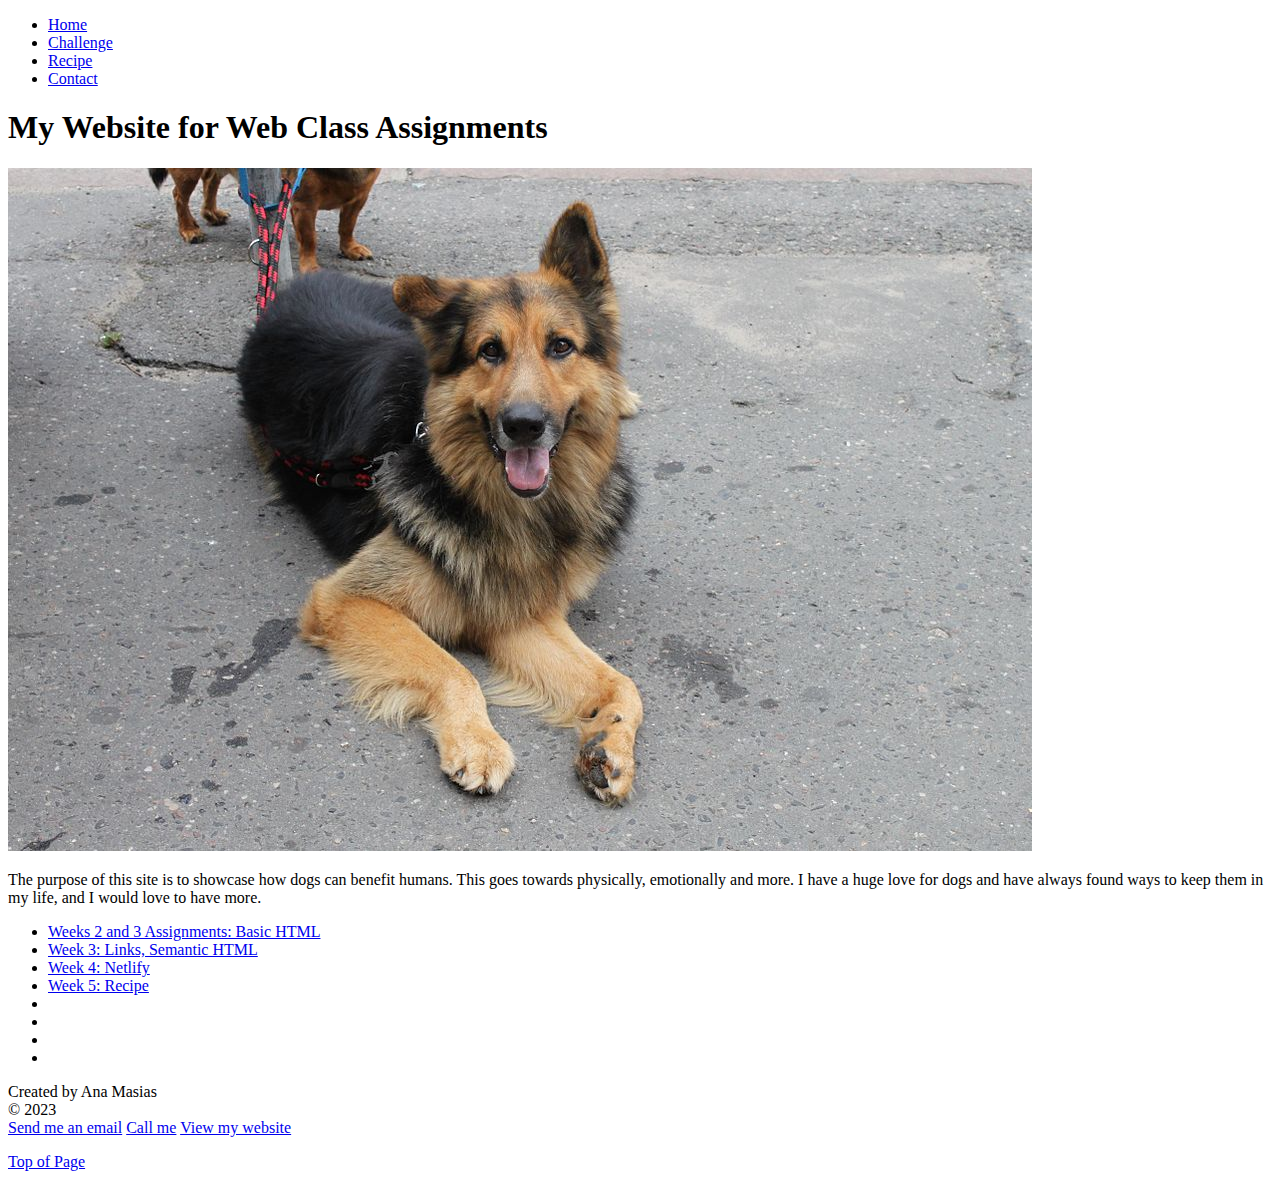
<file: index.html>
<!DOCTYPE html>
<html lang="en">
<head>
    <meta charset="UTF-8">
    <meta name="viewport" content="width=device-width, initial-scale=1.0">
    <title>Home</title>
</head>
<body>

    <nav>
        <ul>
            <li><a href="/index.html">Home</a></li>
            <li><a href="/challenge.html">Challenge</a></li>
            <li><a href="/recipe.html">Recipe</a></li>
            <li><a href="#">Contact</a></li>
        </ul>
    </nav>

    <h1>My Website for Web Class Assignments</h1>

    <img src="/img/dog-1024.jpeg" alt="Dog laying down">

    <p>The purpose of this site is to showcase how dogs can benefit humans. This goes towards physically,
        emotionally and more. I have a huge love for dogs and have always found
        ways to keep them in my life, and I would love to have more.</p>
    </p>

    <section class="assignments">
        <ul>
            <li><a href="/challenge.html">Weeks 2 and 3 Assignments: Basic HTML</a></li>
            <li><a href="/challenge.html">Week 3: Links, Semantic HTML</a></li>
            <li><a href="//https://tangerine-cascaron-f45c98.netlify.app/">Week 4: Netlify</a></li>
            <li><a href="/recipe.html">Week 5: Recipe</a></li>
            <li><a href=""></a></li>
            <li><a href=""></a></li>
            <li><a href=""></a></li>
            <li><a href=""></a></li>
        </ul>
    </section>

<footer>
    <p>
        Created by Ana Masias <br>
        &copy; 2023 <br>
        <a href="mailto:01964246@student.commnet.edu">Send me an email</a>
        <a href="tel:+18604619438">Call me</a>
        <a href="https://tangerine-cascaron-f45c98.netlify.app/">View my website</a>
    </p>
</footer>

    <p><a href="#top">Top of Page</a></p>
<!-- Comment 1 -->
<!-- Comment 2 -->
<!-- Comment 3 -->
</body>
</html>
</file>
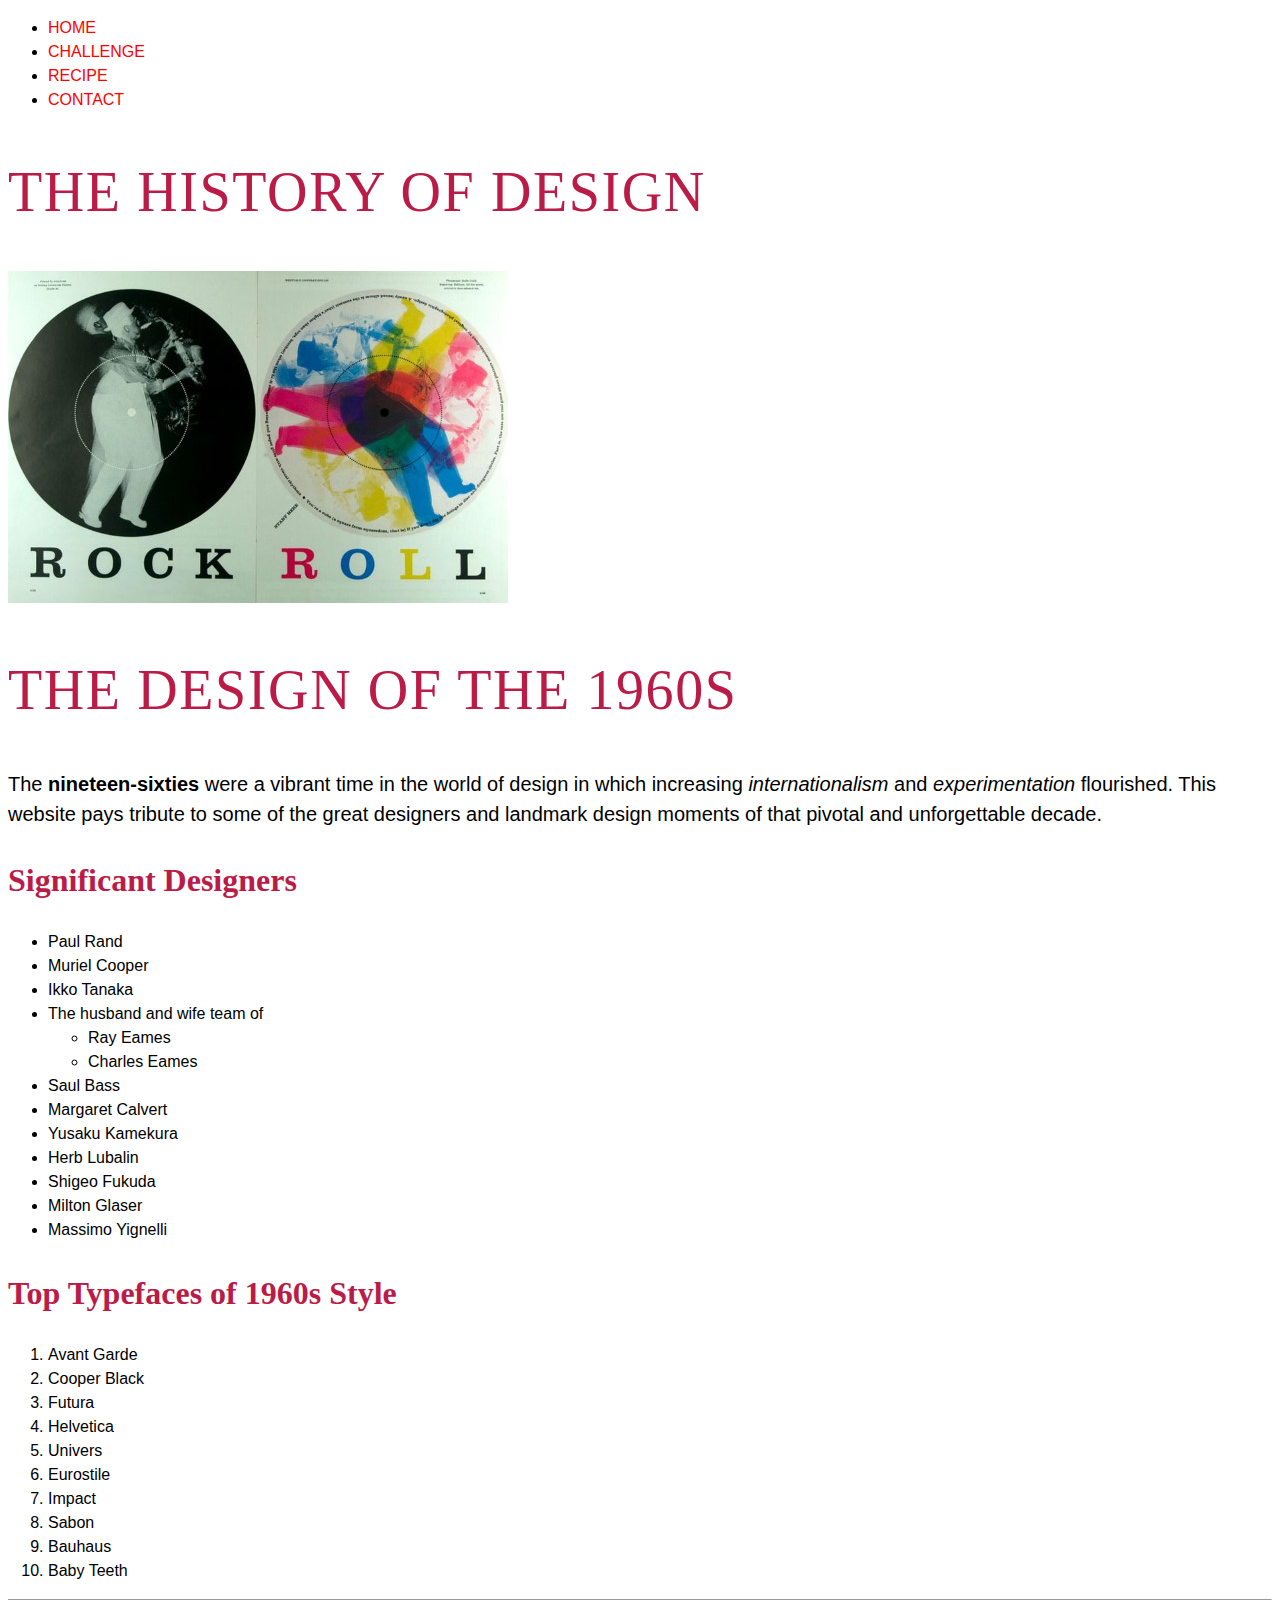
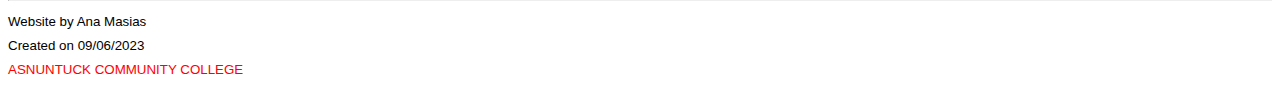
<file: challenge.html>
<!DOCTYPE html>
<html lang="en-us">
<head>
    <meta charset="UTF-8">
    <meta name="viewport" content="width=device-width, initial-scale=1.0">
    <title>The Design of the 1960s</title>
    <link rel="stylesheet" href="/css/challenge-style.css">
</head>
<body>
    <nav>
        <ul>
            <li><a href="/index.html">Home</a></li>
            <li><a href="/challenge.html">Challenge</a></li>
            <li><a href="#">Recipe</a></li>
            <li><a href="#">Contact</a></li>
        </ul>
    </nav>
    <header>
        <h1>The History of Design</h1>
        <img src="/img/rockroll.jpg" alt="Rock and Roll Poster">
    </header>
<main>
    <h1>The Design of the 1960s</h1>
        <p class="site-intro">The <strong>nineteen-sixties</strong> were a vibrant time in the world of design in which
         increasing <em>internationalism</em> and <em>experimentation</em> flourished. This website 
         pays tribute to some of the great designers and landmark design moments of that pivotal 
         and unforgettable decade.</p>

    <section>
        <h2>Significant Designers</h2>
        <ul class="signif-design">
            <li>Paul Rand</li>
            <li>Muriel Cooper</li>
            <li>Ikko Tanaka</li>
            <li>The husband and wife team of</li>
                <ul>
                    <li>Ray Eames</li>
                    <li>Charles Eames</li>
                </ul>
            <li>Saul Bass</li>
            <li>Margaret Calvert</li>
            <li>Yusaku Kamekura</li>
            <li>Herb Lubalin</li>
            <li>Shigeo Fukuda</li>
            <li>Milton Glaser</li>
            <li>Massimo Yignelli</li>
        </ul>
    </section>

    <section>
        <h2>Top Typefaces of 1960s Style</h2>
        <ol class="typefaces">
            <li>Avant Garde</li>
            <li>Cooper Black</li>
            <li>Futura</li>
            <li>Helvetica</li>
            <li>Univers</li>
            <li>Eurostile</li>
            <li>Impact</li>
            <li>Sabon</li>
            <li>Bauhaus</li>
            <li>Baby Teeth</li>
        </ol>
    </section>
</main>
    <hr>

    <footer>
        <small>
            Website by Ana Masias<br>
            Created on 09/06/2023<br>
            <a href="https://asnuntuck.edu" target="_blank">Asnuntuck Community College</a>

        </small>
    </footer>

</body>
</html>
</file>
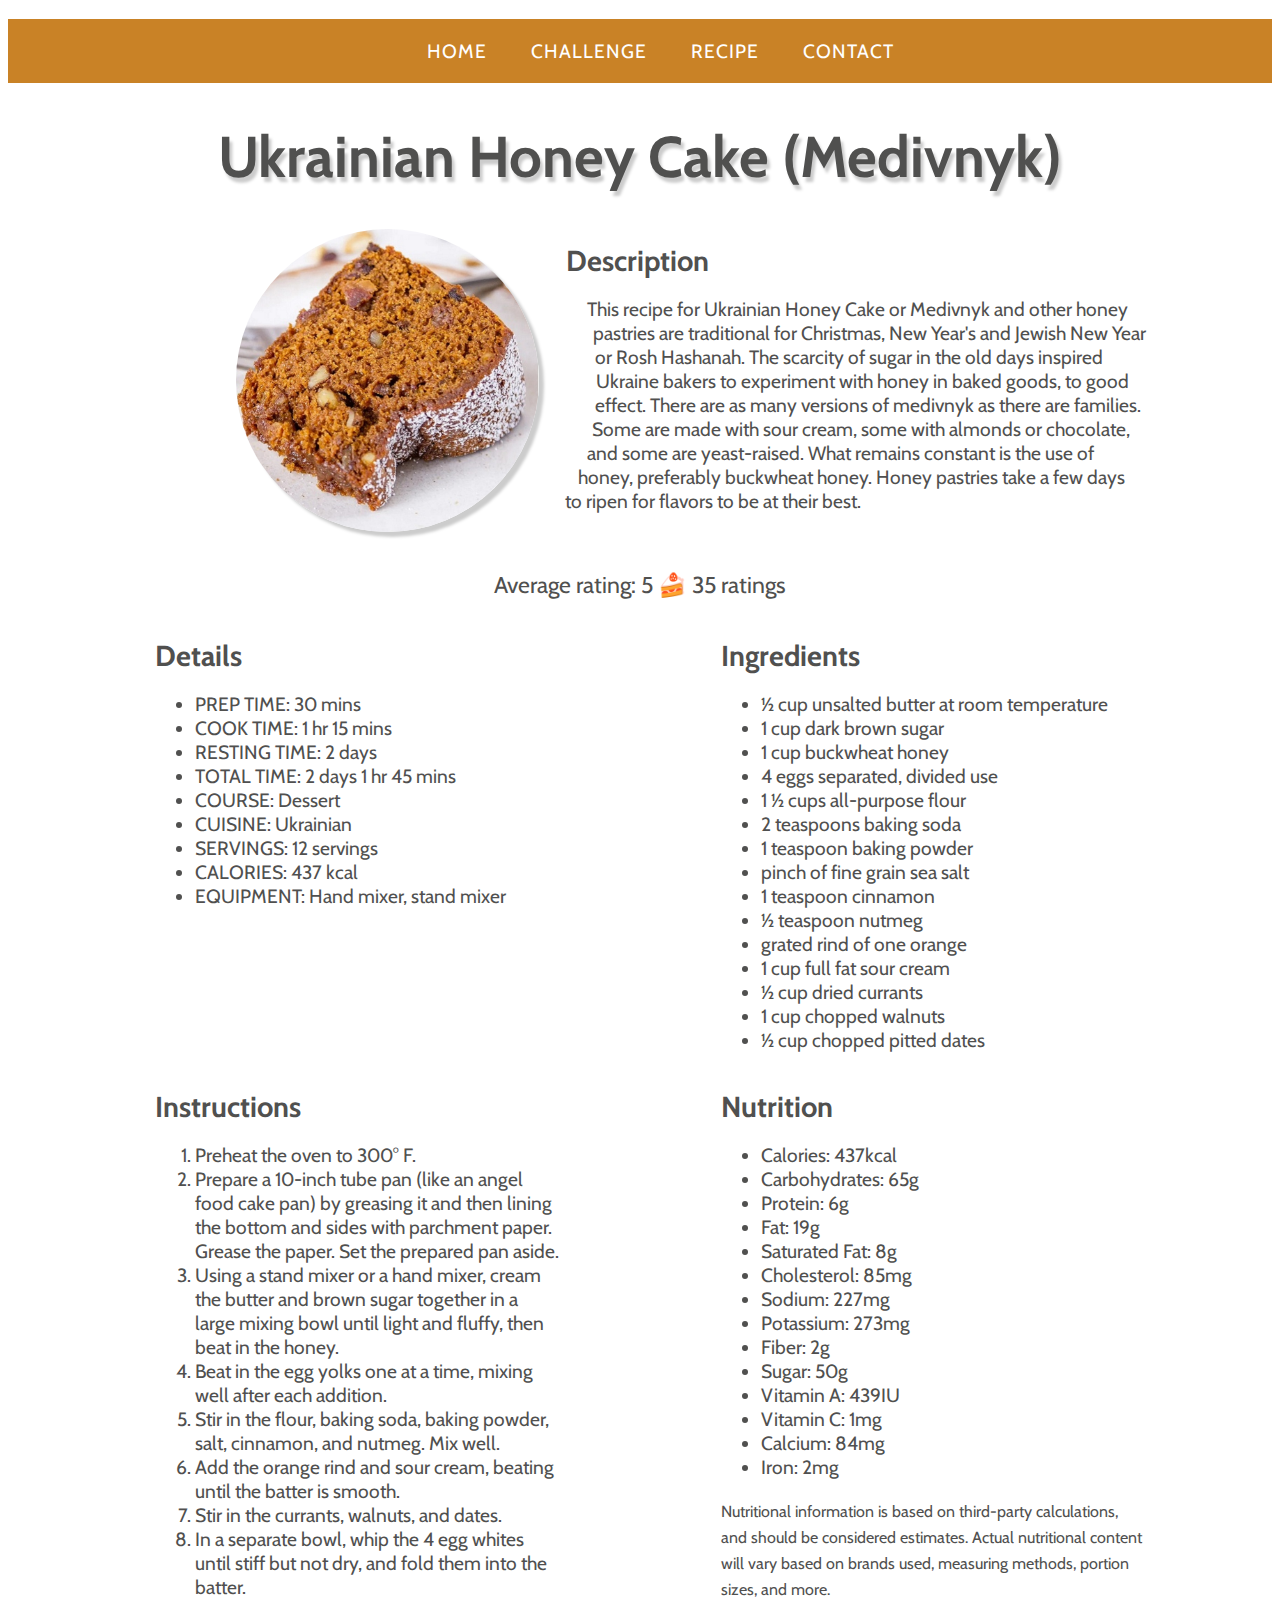
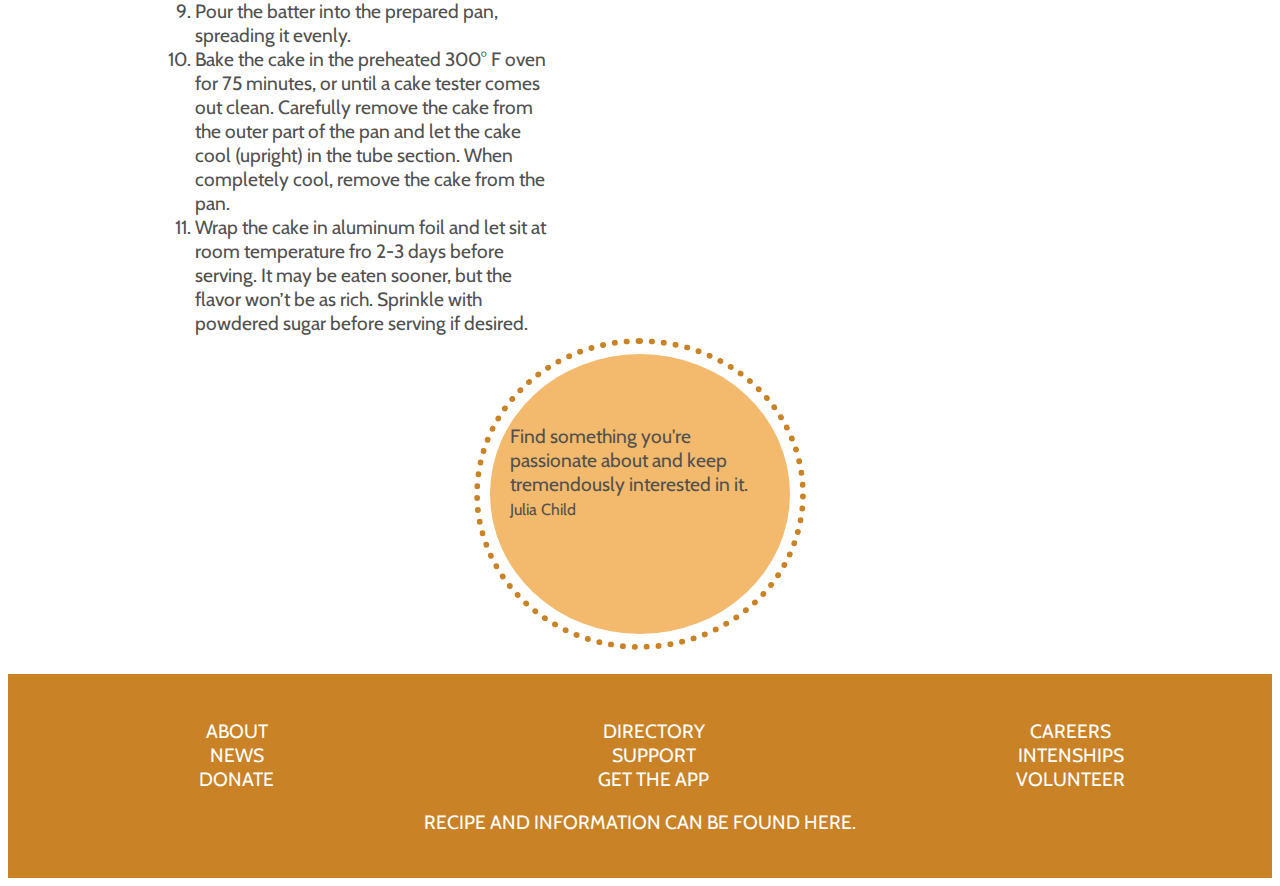
<file: recipe.html>
<!DOCTYPE html>
<html lang="en">
<head>
    <meta charset="UTF-8">
    <meta name="viewport" content="width=device-width, initial-scale=1.0">
    <title>Recipe - Floats</title>
    <link rel="preconnect" href="https://fonts.googleapis.com">
    <link rel="preconnect" href="https://fonts.gstatic.com" crossorigin>
    <link href="https://fonts.googleapis.com/css2?family=Cabin&display=swap" rel="stylesheet">
    <link rel="stylesheet" href="/css/recipe-style.css">
</head>
<body>
    
    <nav>
        <ul>
            <li><a href="/index.html">Home</a></li>
            <li><a href="/challenge.html">Challenge</a></li>
            <li><a href="/recipe.html">Recipe</a></li>
            <li><a href="#">Contact</a></li>
        </ul>
    </nav>

    <main>
        <h1>Ukrainian Honey Cake (Medivnyk)</h1>
        <img src="/img/honey-cake.jpg" alt="Cake on a glass cake plate with a slice being taken out
        description">
        
        <header>
        <h2>Description</h2>
        
        <p>This recipe for Ukrainian Honey Cake or Medivnyk and other honey pastries are traditional for Christmas,
            New Year's and Jewish New Year or Rosh Hashanah. The scarcity of sugar in the old days inspired Ukraine
            bakers to experiment with honey in baked goods, to good effect. There are as many versions of medivnyk as
            there are families. Some are made with sour cream, some with almonds or chocolate, and some are yeast-raised.
            What remains constant is the use of honey, preferably buckwheat honey. Honey pastries take a few days to ripen
            for flavors to be at their best.</p>
        </header>
        
        <p class="rate">Average rating: 5 <span class="emoji"></span> 35 ratings</p>
        
        <section class="details">
        <h2>Details</h2>
        
            <ul>
                <li>PREP TIME: 30 mins</li>
                <li>COOK TIME: 1 hr 15 mins</li>
                <li>RESTING TIME: 2 days</li>
                <li>TOTAL TIME: 2 days 1 hr 45 mins</li>
                <li>COURSE: Dessert</li>
                <li>CUISINE: Ukrainian</li>
                <li>SERVINGS: 12 servings</li>
                <li>CALORIES: 437 kcal</li>
                <li>EQUIPMENT: Hand mixer, stand mixer</li>
            </ul>
        </section>
        
        <section class="ingredients">
            <h2>Ingredients</h2>
            <ul>
                <li>½ cup unsalted butter at room temperature</li>
                <li>1 cup dark brown sugar</li>
                <li>1 cup buckwheat honey</li>
                <li>4 eggs separated, divided use</li>
                <li>1 ½ cups all-purpose flour</li>
                <li>2 teaspoons baking soda</li>
                <li>1 teaspoon baking powder</li>
                <li>pinch of fine grain sea salt</li>
                <li>1 teaspoon cinnamon</li>
                <li>½ teaspoon nutmeg</li>
                <li>grated rind of one orange</li>
                <li>1 cup full fat sour cream</li>
                <li>½ cup dried currants</li>
                <li>1 cup chopped walnuts</li>
                <li>½ cup chopped pitted dates</li>
            </ul>
        </section>
        
        <section class="instructions">
            <h2>Instructions</h2>
            <ol>
                <li>Preheat the oven to 300° F.</li>
                <li>Prepare a 10-inch tube pan (like an angel food cake pan) by greasing it and then lining the bottom and sides with parchment paper. Grease the paper. Set the prepared pan aside.</li>
                <li>Using a stand mixer or a hand mixer, cream the butter and brown sugar together in a large mixing bowl until light and fluffy, then beat in the honey.</li>
                <li>Beat in the egg yolks one at a time, mixing well after each addition.</li>
                <li>Stir in the flour, baking soda, baking powder, salt, cinnamon, and nutmeg. Mix well.</li>
                <li>Add the orange rind and sour cream, beating until the batter is smooth.</li>
                <li>Stir in the currants, walnuts, and dates.</li>
                <li>In a separate bowl, whip the 4 egg whites until stiff but not dry, and fold them into the batter.</li>
                <li>Pour the batter into the prepared pan, spreading it evenly.</li>
                <li>Bake the cake in the preheated 300° F oven for 75 minutes, or until a cake tester comes out clean. Carefully remove the cake from the outer part of the pan and let the cake cool (upright) in the tube section. When completely cool, remove the cake from the pan.</li>
                <li>Wrap the cake in aluminum foil and let sit at room temperature fro 2-3 days before serving. It may be eaten sooner, but the flavor won’t be as rich. Sprinkle with powdered sugar before serving if desired.</li>
            </ol>
        </section>
        
        <section class="nutrition">
            <h2>Nutrition</h2>
            <ul>
                <li>Calories: 437kcal</li>
                <li>Carbohydrates: 65g</li>
                <li>Protein: 6g</li>
                <li>Fat: 19g</li>
                <li>Saturated Fat: 8g</li>
                <li>Cholesterol: 85mg</li>
                <li>Sodium: 227mg</li>
                <li>Potassium: 273mg</li>
                <li>Fiber: 2g</li>
                <li>Sugar: 50g</li>
                <li>Vitamin A: 439IU</li>
                <li>Vitamin C: 1mg</li>
                <li>Calcium: 84mg</li>
                <li>Iron: 2mg</li>
            </ul>
        </section>
        
        <small>Nutritional information is based on third-party calculations, and should be considered estimates. Actual nutritional content will vary based on brands used, measuring methods, portion sizes, and more.</small>
        <blockquote>
            Find something you're passionate about and keep tremendously interested in it.
            <small>Julia Child</small>
        </blockquote>
    </main>

<footer>
    <ul class="col1">
        <li><a href="#">About</a></li>
        <li><a href="#">News</a></li>
        <li><a href="#">Donate</a></li>
    </ul>
    
    <ul class="col2">
            <li><a href="#">Directory</a></li>
            <li><a href="#">Support</a></li>
            <li><a href="#">Get the app</a></li>
    </ul>
    
    <ul class="col3">
        <li><a href="#">Careers</a></li>
        <li><a href="#">Intenships</a></li>
        <li><a href="#">Volunteer</a></li>
    </ul>

    <p><a href="#">Recipe and Information can be found here.</a></p>
</footer>

</body>
</html>
</file>
<file: css/challenge-style.css>
html {
    font-family: 'Lucida Sans', 'Lucida Sans Regular', 'Lucida Grande', 'Lucida Sans Unicode', Geneva, Verdana, sans-serif;
    line-height: 1.5;
}

h1, h2, h3 {
    color: #bb1b47;
    font-family: Georgia, 'Times New Roman', Times, serif;
}

h1 {
    text-transform: uppercase;
    font-weight: normal;
    letter-spacing: .1rem;
    font-size: 3.5rem;
}

h2 {
    font-size: 2rem;
}

h3 {
    font-size: 1.5rem;
}

.site-intro {
    font-size: 1.25rem;
}

a {
    color: red;
    font-family: helvetica;
    text-decoration: none;
    text-transform: uppercase;
  }
  
  a:hover {
    text-decoration: underline;
  }
  
  a:active {
    color: black;
  }
  
  a:visited {
    color: purple;
  }
</file>
<file: css/recipe-style.css>
/*
font-family: 'Cabin', sans-serif;
*/

html {
   box-sizing: border-box;
   font-family: 'Cabin', sans-serif;
   font-size: 1.20rem;
   line-height: 125%;
   color: #50504F;
}

*,
* ::before,
* ::after {
    box-sizing: inherit;
}

nav {
    background-color: #c98226;
    text-align: center;
}

nav li {
    display: inline;
}

nav a {
    padding: 20px;
    display: inline-block;
    color: white;
    text-decoration: none;
    text-transform: uppercase;
    letter-spacing: 1px;
}

nav a:link,
nav a:visited {
    text-decoration: none;
}

nav a:hover,
nav a:active {
    background-color: gray;
    color: #50504F;
    text-decoration: underline;
}

main {
    width: 80%;
    margin: 0 auto;
}

h1,
h2,
h3 {
    font-family: 'Cabin', sans-serif;
}


h1 {
    font-size: 3rem;
    margin: 6% 0;
    text-align: center;
    text-shadow: 3px 5px 3px #ccc;
}


img {
    float: left;
    max-width: 30%;
    margin-left: 10%;
    margin-right: 10%;
    border-radius: 50%;
    box-shadow: 5px 5px 3px #ccc;
    shape-outside: circle(50%);
}

header h2 {
    margin-top: 8%;
}

.rate {
    clear: both;
    margin-top: 6%;
    text-align: center;
    font-size: 1.2rem;
}

.emoji::after {
    content: "\1f370";
}

.details,
.ingredients,
.instructions,
.nutrition {
    width: 40%;
    float: left;
}

.details,
.instructions {
    margin-right: 16%;
    margin-left: 2%;
}

blockquote {
    clear: both;
    width: 300px;
    height: 280px;
    padding: 70px 16px 0 20px;
    border-radius: 50%;
    background-color: #f3b96c;
    outline: dotted 6px #c98226;
    outline-offset: 10px;
    font-family: 'Cabin', sans-serif;
    font-size: 1rem;
    margin: 40px auto;
}

blockquote small {
    text-align: right;
}

footer {
    background-color: #c98226;
    color: white;
    padding: 2% 0;
    margin-top: 10px;
}

footer a {
    display: block;
    text-align: center;
    text-transform: uppercase;
    text-decoration: none;
    color: white;
}

footer ul {
    list-style-type: none;
}

.col1,
.col2,
.col3 {
    display: block;
    float: left;
    width: 33%;
}

footer p {
    clear: both;
}
</file>
